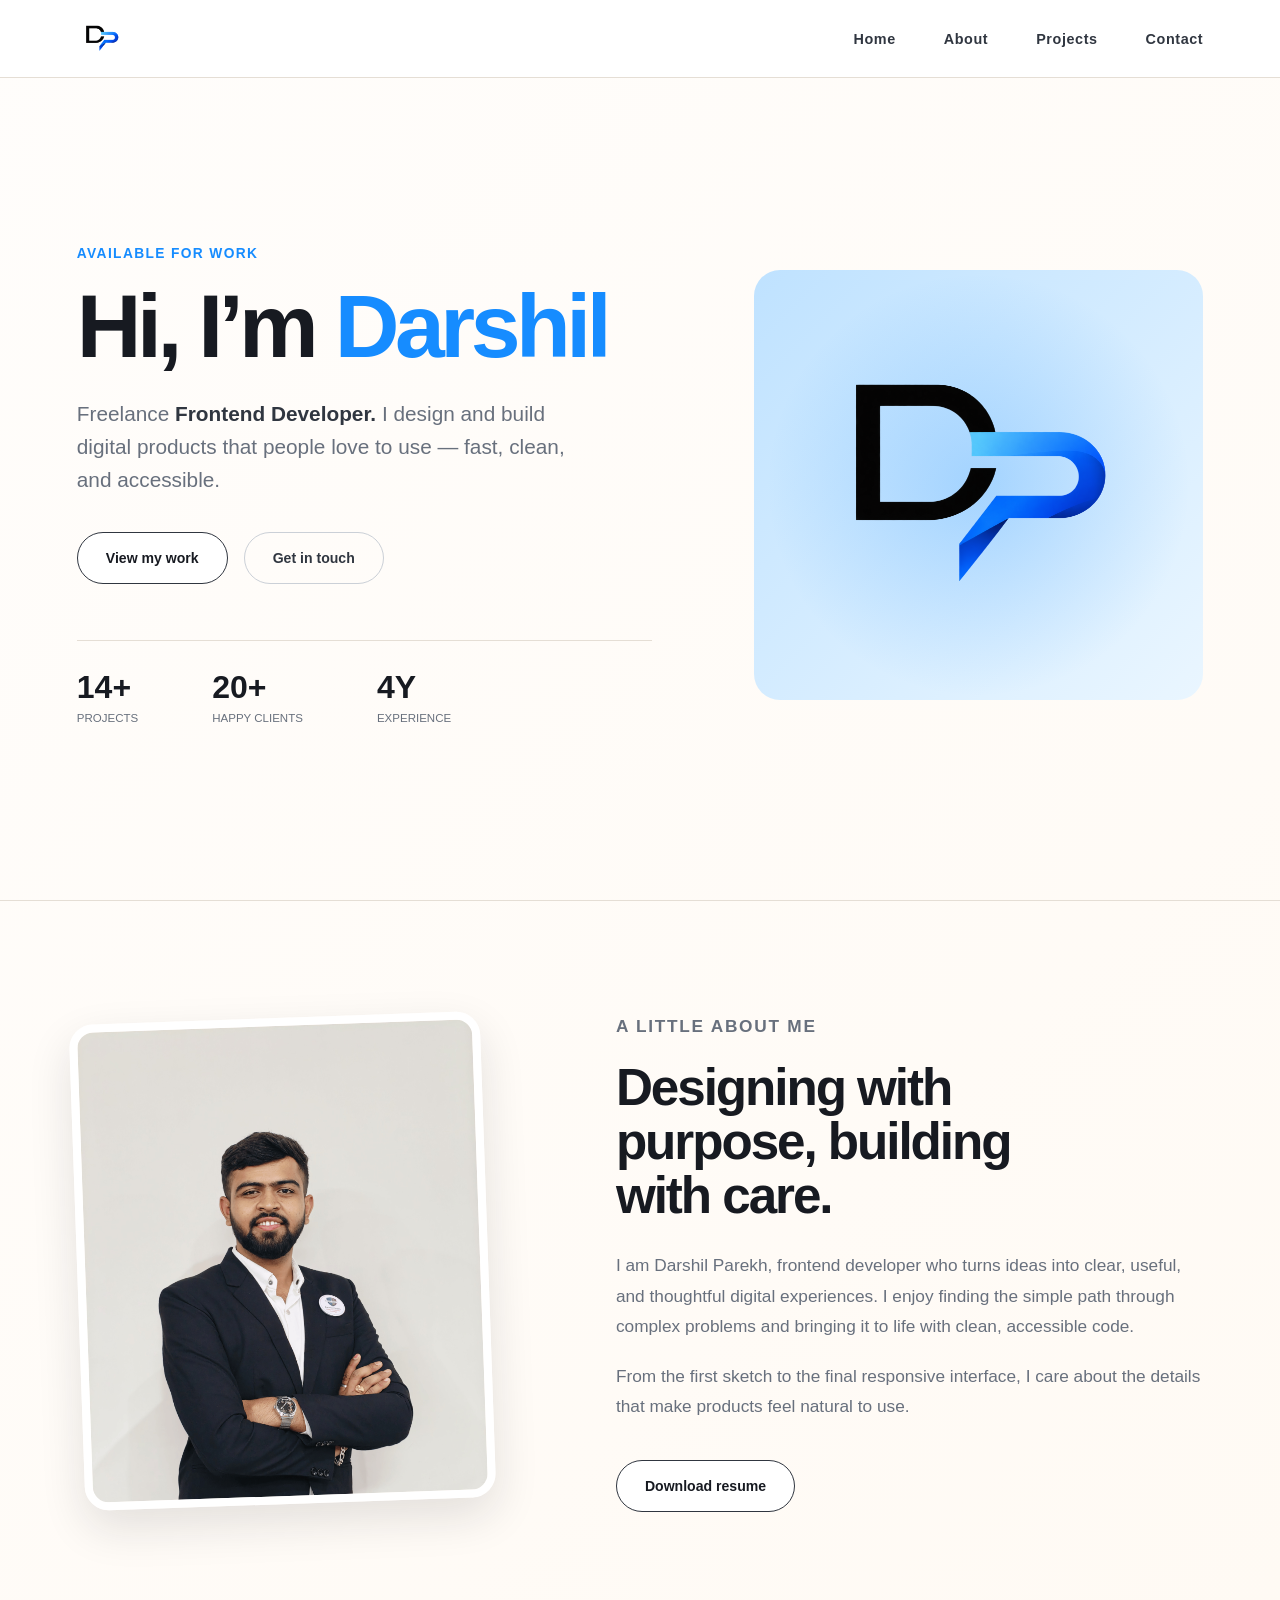
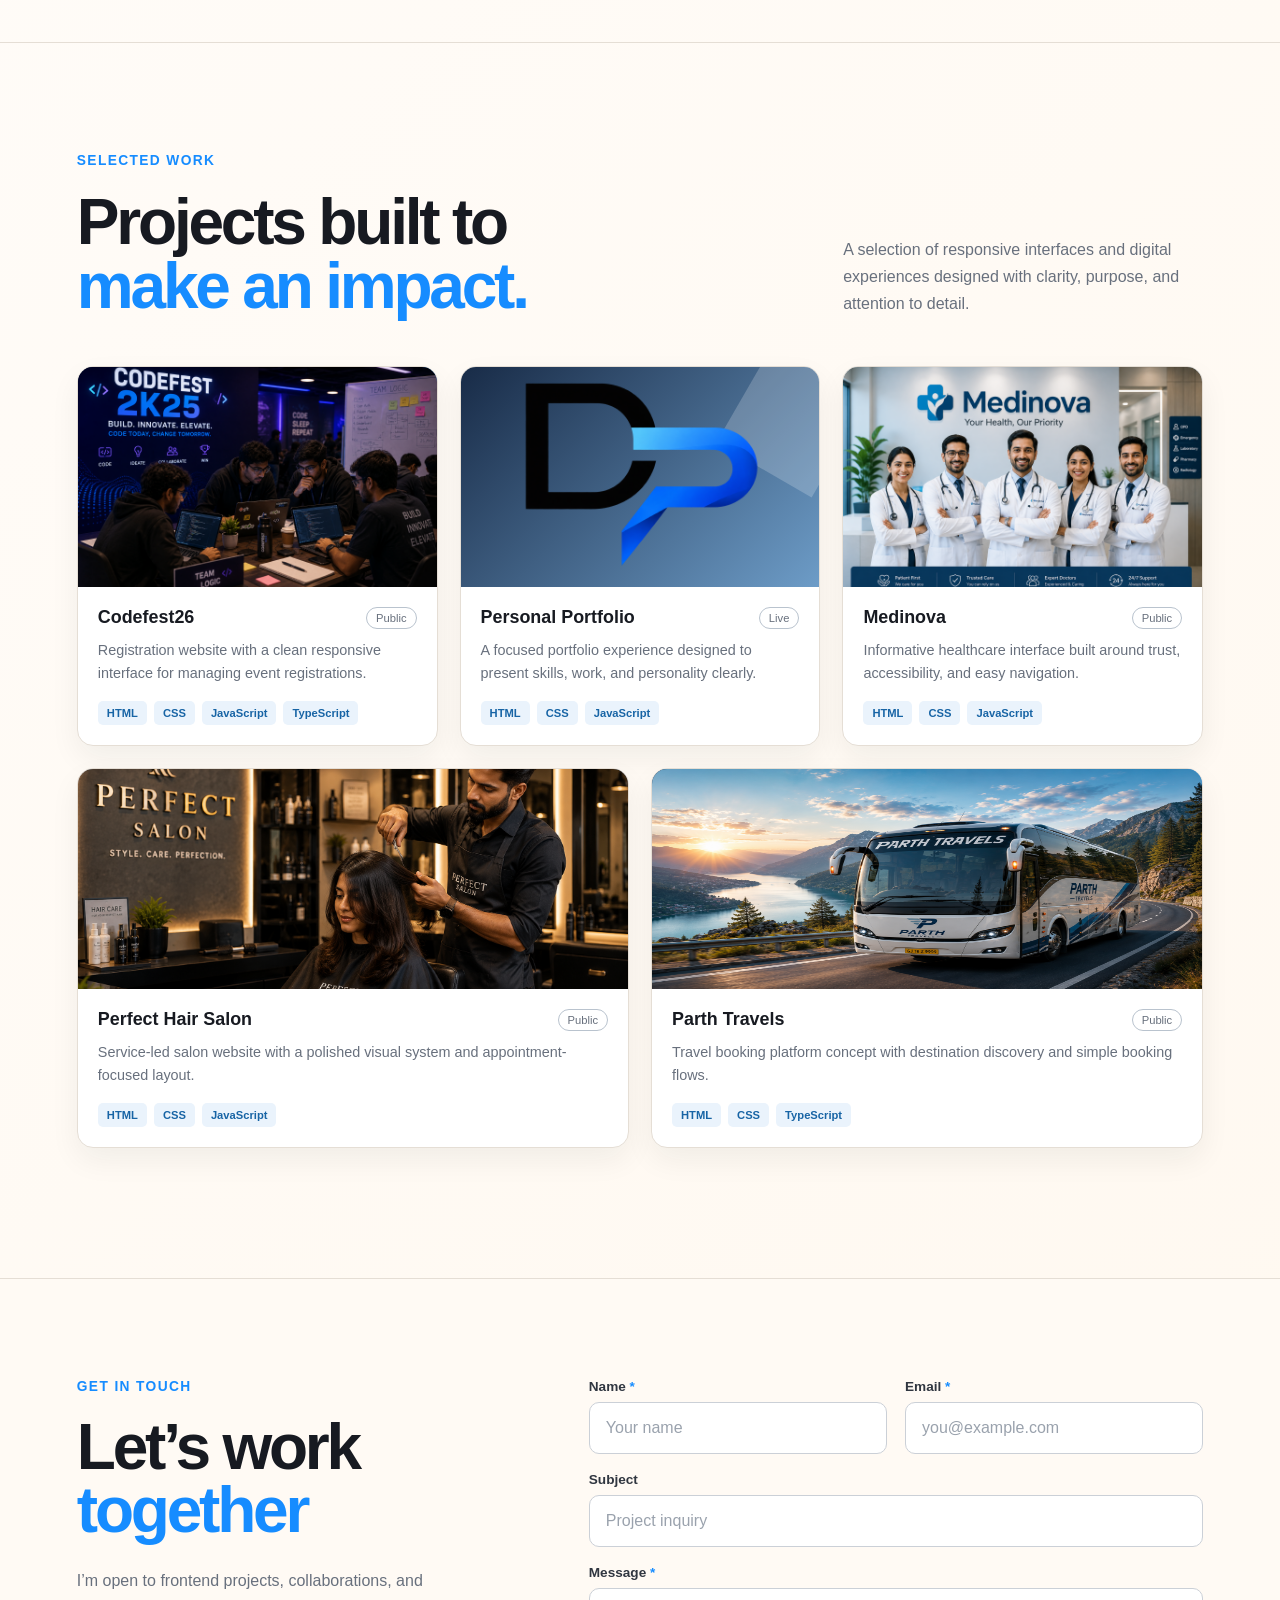
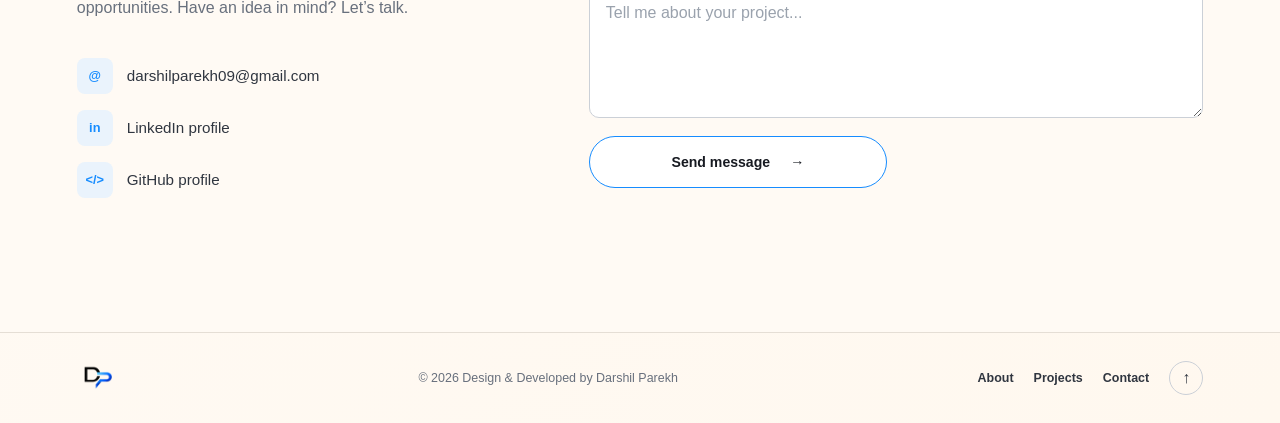
<file: index.html>
<!DOCTYPE html>
<html lang="en">

<head>
    <meta charset="UTF-8">
    <meta name="viewport" content="width=device-width, initial-scale=1.0">
    <link rel="icon" type="image/png" href="images/logo.png">
    <link rel="stylesheet" href="style.css">
    <title>DarshilParekh</title>
</head>

<body>
    <nav class="navbar" aria-label="Main navigation">
        <a class="brand" href="#home" aria-label="Portfolio home">
            <img src="images/logo.png" alt="Portfolio logo">
        </a>
        <ul class="nav-links">
            <li><a href="#home">Home</a></li>
            <li><a href="#about">About</a></li>
            <li><a href="#projects">Projects</a></li>
            <li><a href="#contact">Contact</a></li>
        </ul>
    </nav>
    <main id="home">
        <section class="hero">
            <div class="hero-copy">
                <p class="eyebrow">Available for work</p>
                <h1>Hi, I’m <span>Darshil</span></h1>
                <p class="intro">Freelance <strong> Frontend Developer.</strong> I design and build
                    digital products that people love to use — fast, clean, and accessible.</p>
                <div class="hero-actions">
                    <a class="button button-primary" href="#projects">View my work </a>
                    <a class="button button-secondary" href="#contact">Get in touch</a>
                </div>
                <div class="stats" aria-label="Portfolio statistics">
                    <div><strong>14+</strong><span>Projects</span></div>
                    <div><strong>20+</strong><span>Happy clients</span></div>
                    <div><strong>4Y</strong><span>Experience</span></div>
                </div>
            </div>
            <div class="hero-art">
                <img src="images/logo.png" alt="Darshil Parekh logo">
                <!-- <span class="availability">Open to projects</span> -->
            </div>
        </section>
        <section class="about-section" id="about">
            <div class="about-photo">
                <img src="images/myphoto.png" alt="Darshil Parekh">
            </div>
            <div class="about-content">
                <p class="eyebrow">A little about me</p>
                <h2>Designing with purpose, building with care.</h2>
                <p>I am Darshil Parekh, frontend developer who turns ideas into clear, useful, and thoughtful digital
                    experiences. I enjoy finding the simple path through complex problems and bringing it to life with
                    clean, accessible code.</p>
                <p>From the first sketch to the final responsive interface, I care about the details that make products
                    feel natural to use.</p>
                <a class="button button-primary resume-button"
                    href="static/Darshil Parekh Updated Professional Resume.pdf (1).pdf"
                    download="Darshil-Parekh-Resume.pdf">Download resume </a>
            </div>
        </section>
        <section class="projects-section" id="projects">
            <div class="projects-heading">
                <div>
                    <p class="eyebrow">Selected work</p>
                    <h2>Projects built to<br><span>make an impact.</span></h2>
                </div>
                <p class="projects-summary">A selection of responsive interfaces and digital experiences designed with clarity, purpose, and attention to detail.</p>
            </div>
            <div class="projects-grid">
                <article class="project-card project-card-featured">
                    <div class="project-image image-blue">
                        <img src="images/codefest.png" alt="Codefest website preview">
                    </div>
                    <div class="project-info">
                        <div class="project-title"><h3>Codefest26</h3><span>Public</span></div>
                        <p>Registration website with a clean responsive interface for managing event registrations.</p>
                        <div class="tech-tags"><span>HTML</span><span>CSS</span><span>JavaScript</span><span>TypeScript</span></div>
                    </div>
                </article>
                <article class="project-card">
                    <div class="project-image image-photo"><img src="images/logo.png" alt="Personal portfolio preview"></div>
                    <div class="project-info">
                        <div class="project-title"><h3>Personal Portfolio</h3><span>Live</span></div>
                        <p>A focused portfolio experience designed to present skills, work, and personality clearly.</p>
                        <div class="tech-tags"><span>HTML</span><span>CSS</span><span>JavaScript</span></div>
                    </div>
                </article>
                <article class="project-card">
                    <div class="project-image image-light"><img src="images/medinova.png" alt="Health platform preview"></div>
                    <div class="project-info">
                        <div class="project-title"><h3>Medinova</h3><span>Public</span></div>
                        <p>Informative healthcare interface built around trust, accessibility, and easy navigation.</p>
                        <div class="tech-tags"><span>HTML</span><span>CSS</span><span>JavaScript</span></div>
                    </div>
                </article>
                <article class="project-card">
                    <div class="project-image image-warm"><img src="images/perfect.png" alt="Perfect Hair Salon website preview"></div>
                    <div class="project-info">
                        <div class="project-title"><h3>Perfect Hair Salon</h3><span>Public</span></div>
                        <p>Service-led salon website with a polished visual system and appointment-focused layout.</p>
                        <div class="tech-tags"><span>HTML</span><span>CSS</span><span>JavaScript</span></div>
                    </div>
                </article>
                <article class="project-card">
                    <div class="project-image image-travel"><object class="project-pdf" data="images/parth travels.png"  aria-label="Parth Travels logo preview">Parth Travels logo</object></div>
                    <div class="project-info">
                        <div class="project-title"><h3>Parth Travels</h3><span>Public</span></div>
                        <p>Travel booking platform concept with destination discovery and simple booking flows.</p>
                        <div class="tech-tags"><span>HTML</span><span>CSS</span><span>TypeScript</span></div>
                    </div>
                </article>
            </div>
        </section>
        <section class="contact-section" id="contact">
            <div class="contact-intro">
                <p class="eyebrow">Get in touch</p>
                <h2>Let’s work<br><span>together</span></h2>
                <p>I’m open to frontend projects, collaborations, and opportunities. Have an idea in mind? Let’s talk.</p>
                <div class="contact-details">
                    <a href="mailto:darshilparekh09@gmail.com"><span aria-hidden="true">@</span>darshilparekh09@gmail.com</a>
                    <a href="https://www.linkedin.com/in/darshil-parekh-484733382?utm_source=share_via&utm_content=profile&utm_medium=member_android" target="_blank" rel="noreferrer"><span aria-hidden="true">in</span>LinkedIn profile</a>
                    <a href="https://github.com/Darshil-Parekh" target="_blank" rel="noreferrer"><span aria-hidden="true">&lt;/&gt;</span>GitHub profile</a>
                </div>
            </div>
                <form class="contact-form" id="contact-form">
                <div class="form-row">
                    <label for="name">Name <span>*</span></label>
                    <input id="name" name="name" type="text" placeholder="Your name" required>
                </div>
                <div class="form-row">
                    <label for="email">Email <span>*</span></label>
                    <input id="email" name="email" type="email" placeholder="you@example.com" required>
                </div>
                <div class="form-row form-wide">
                    <label for="subject">Subject</label>
                    <input id="subject" name="subject" type="text" placeholder="Project inquiry">
                </div>
                <div class="form-row form-wide">
                    <label for="message">Message <span>*</span></label>
                    <textarea id="message" name="message" rows="5" placeholder="Tell me about your project..." required></textarea>
                </div>
                <button class="button button-primary submit-button" type="submit">Send message <span aria-hidden="true">→</span></button>
                <p class="form-status" id="form-status" role="status" aria-live="polite"></p>
            </form>
        </section>
    </main>
    <footer class="site-footer">
        <a class="footer-brand" href="#home" aria-label="Back to home">
            <img src="images/logo.png" alt="Darshil Parekh logo">
        </a>
        <p>© 2026 Design & Developed by Darshil Parekh</p>
        <div class="footer-links">
            <a href="#about">About</a>
            <a href="#projects">Projects</a>
            <a href="#contact">Contact</a>
            <a class="back-to-top" href="#home" aria-label="Back to top">↑</a>
        </div>
    </footer>
    <script>
            const contactForm = document.querySelector('#contact-form');
            const formStatus = document.querySelector('#form-status');

            contactForm.addEventListener('submit', function (event) {
                event.preventDefault();

                const savedMessages = JSON.parse(localStorage.getItem('contactMessages') || '[]');
                const formData = new FormData(contactForm);
                const message = Object.fromEntries(formData.entries());

                savedMessages.push({
                    ...message,
                    submittedAt: new Date().toISOString()
                });

                localStorage.setItem('contactMessages', JSON.stringify(savedMessages));
                formStatus.textContent = 'Your message has been saved successfully.';
                contactForm.reset();
        });
    </script>
</body>

</html>
</file>
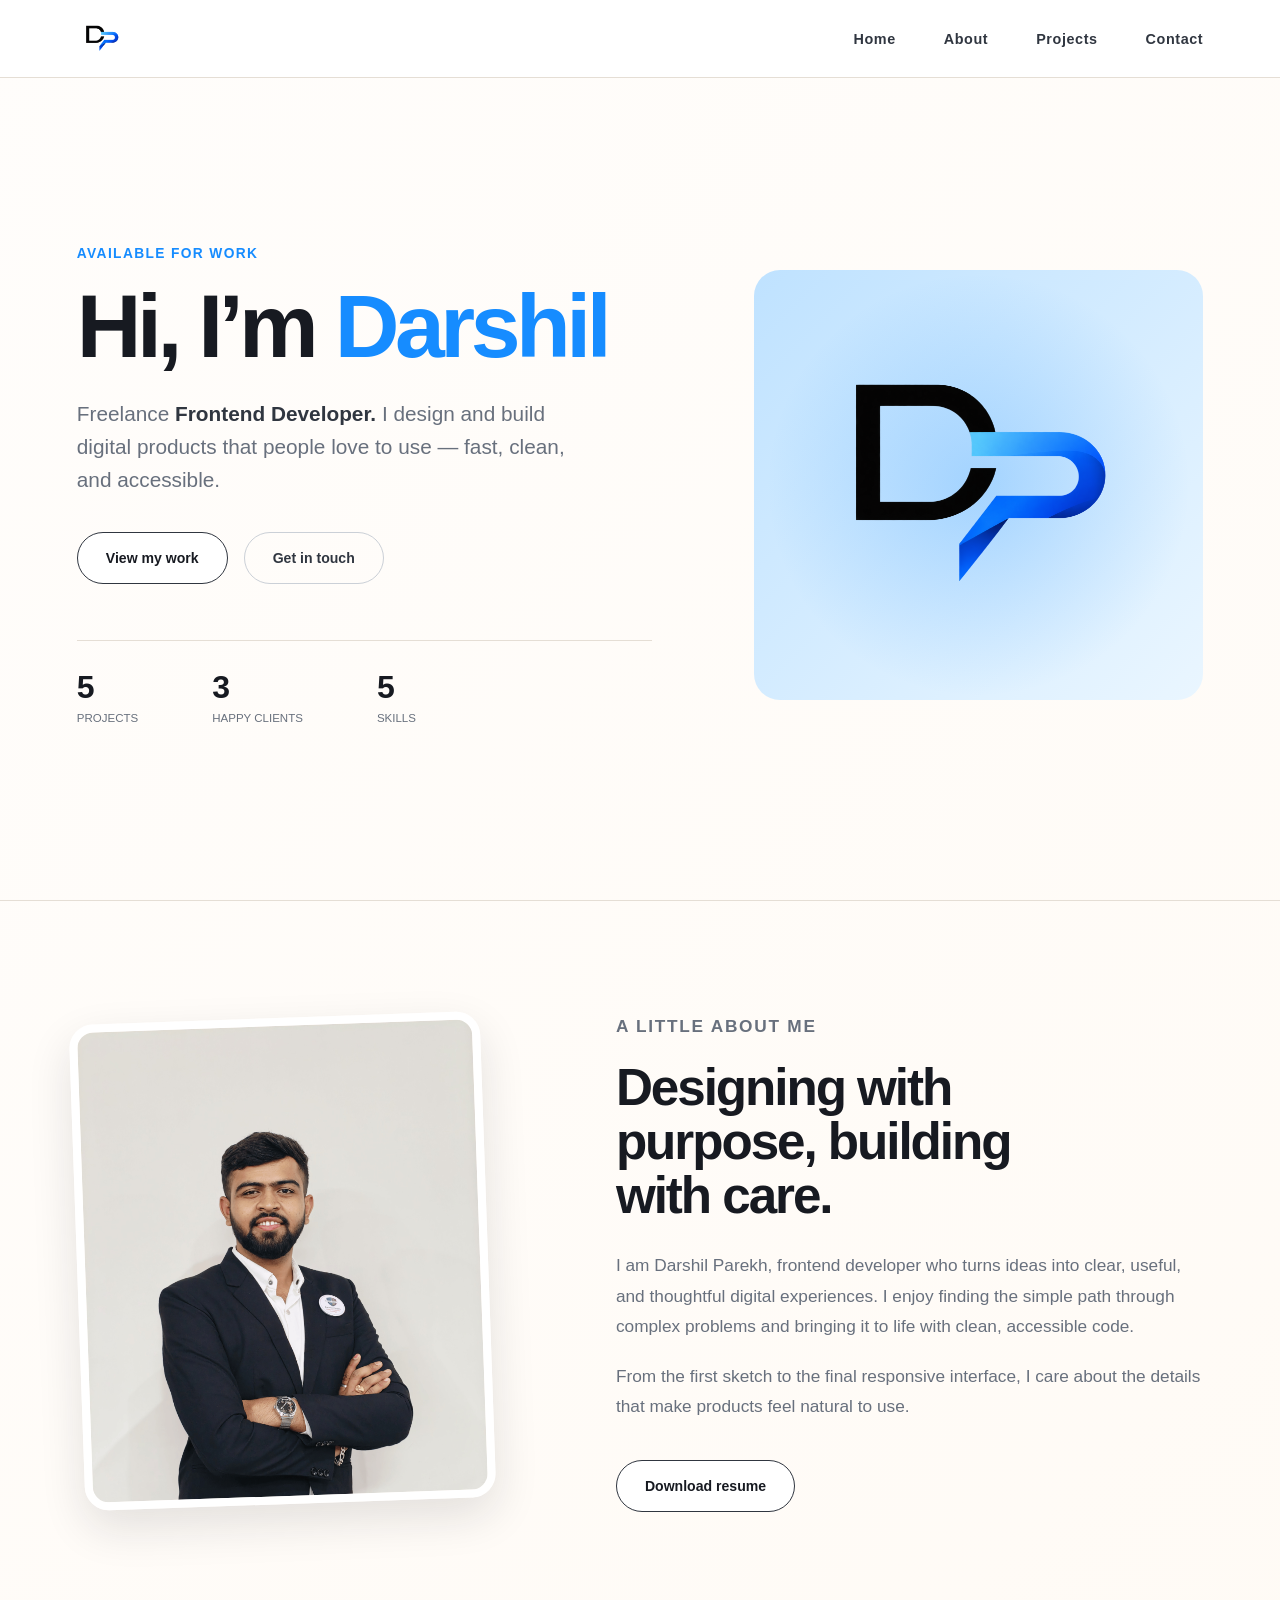
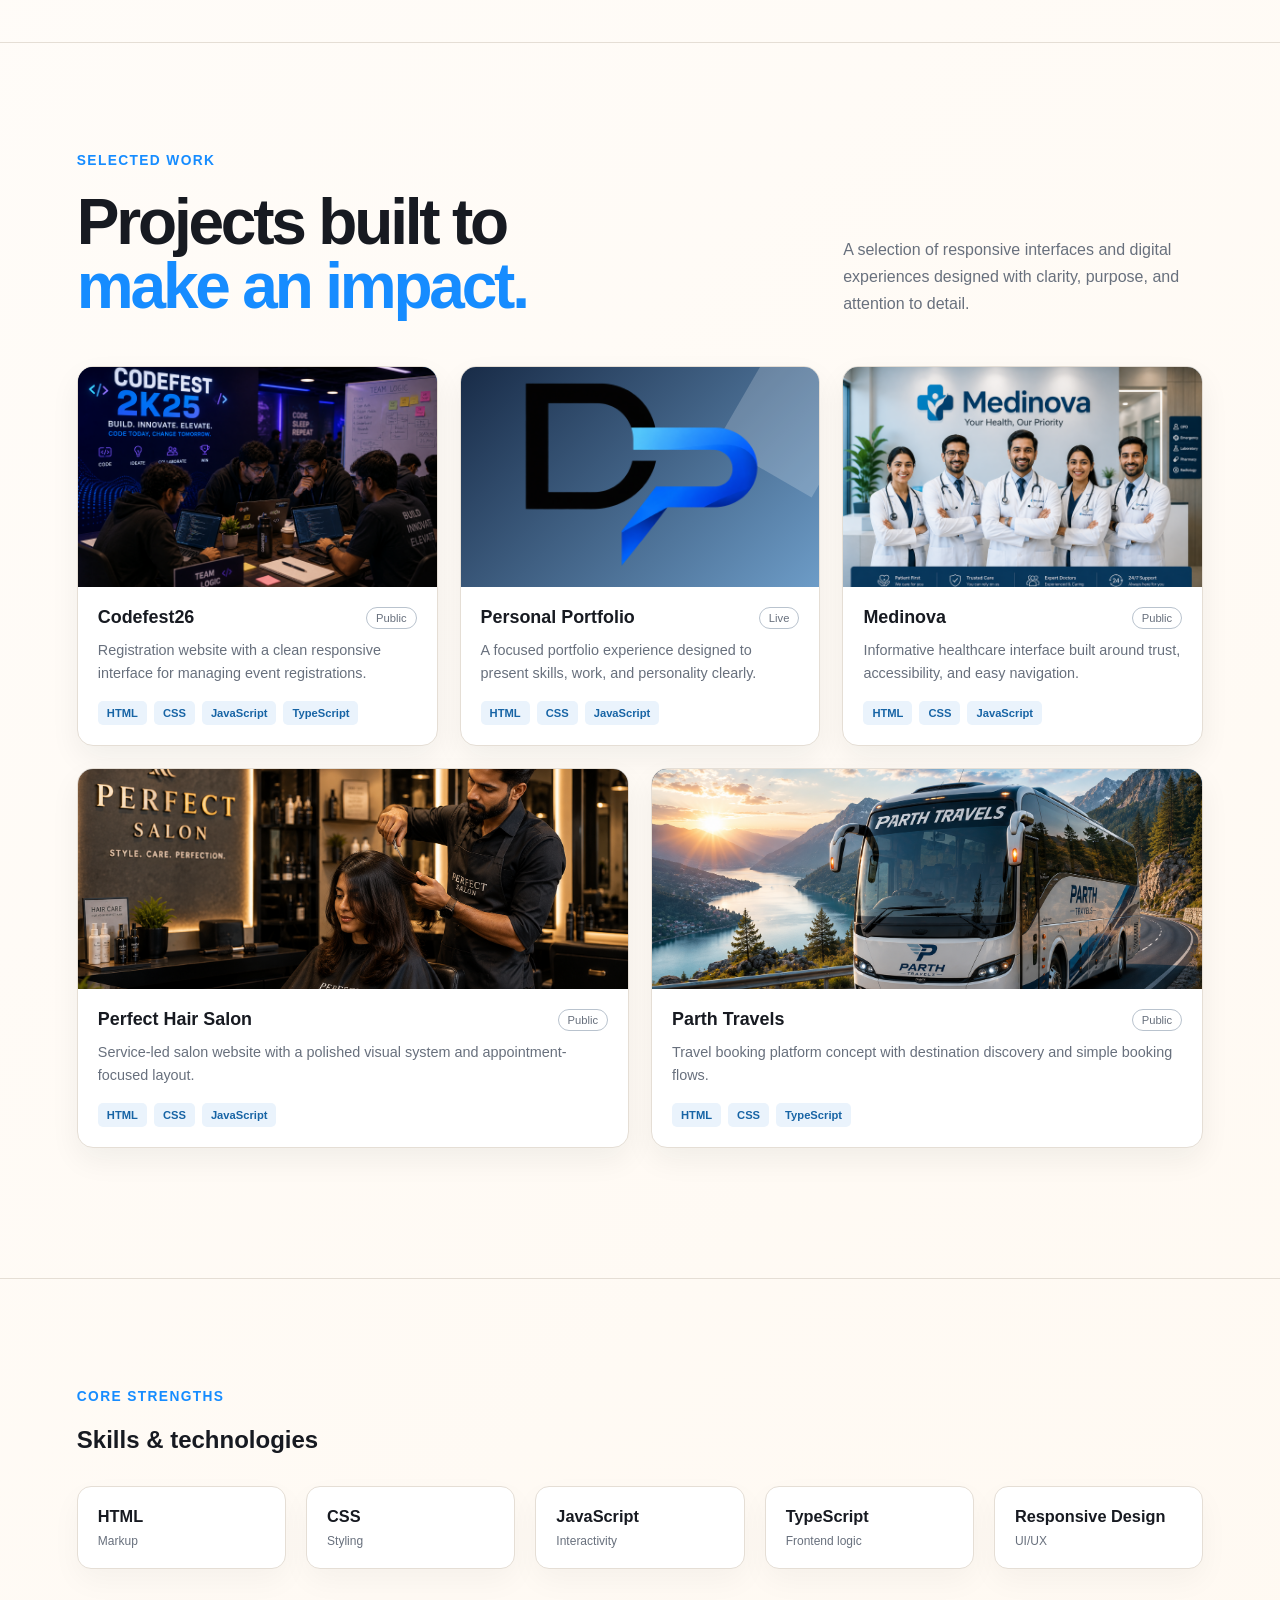
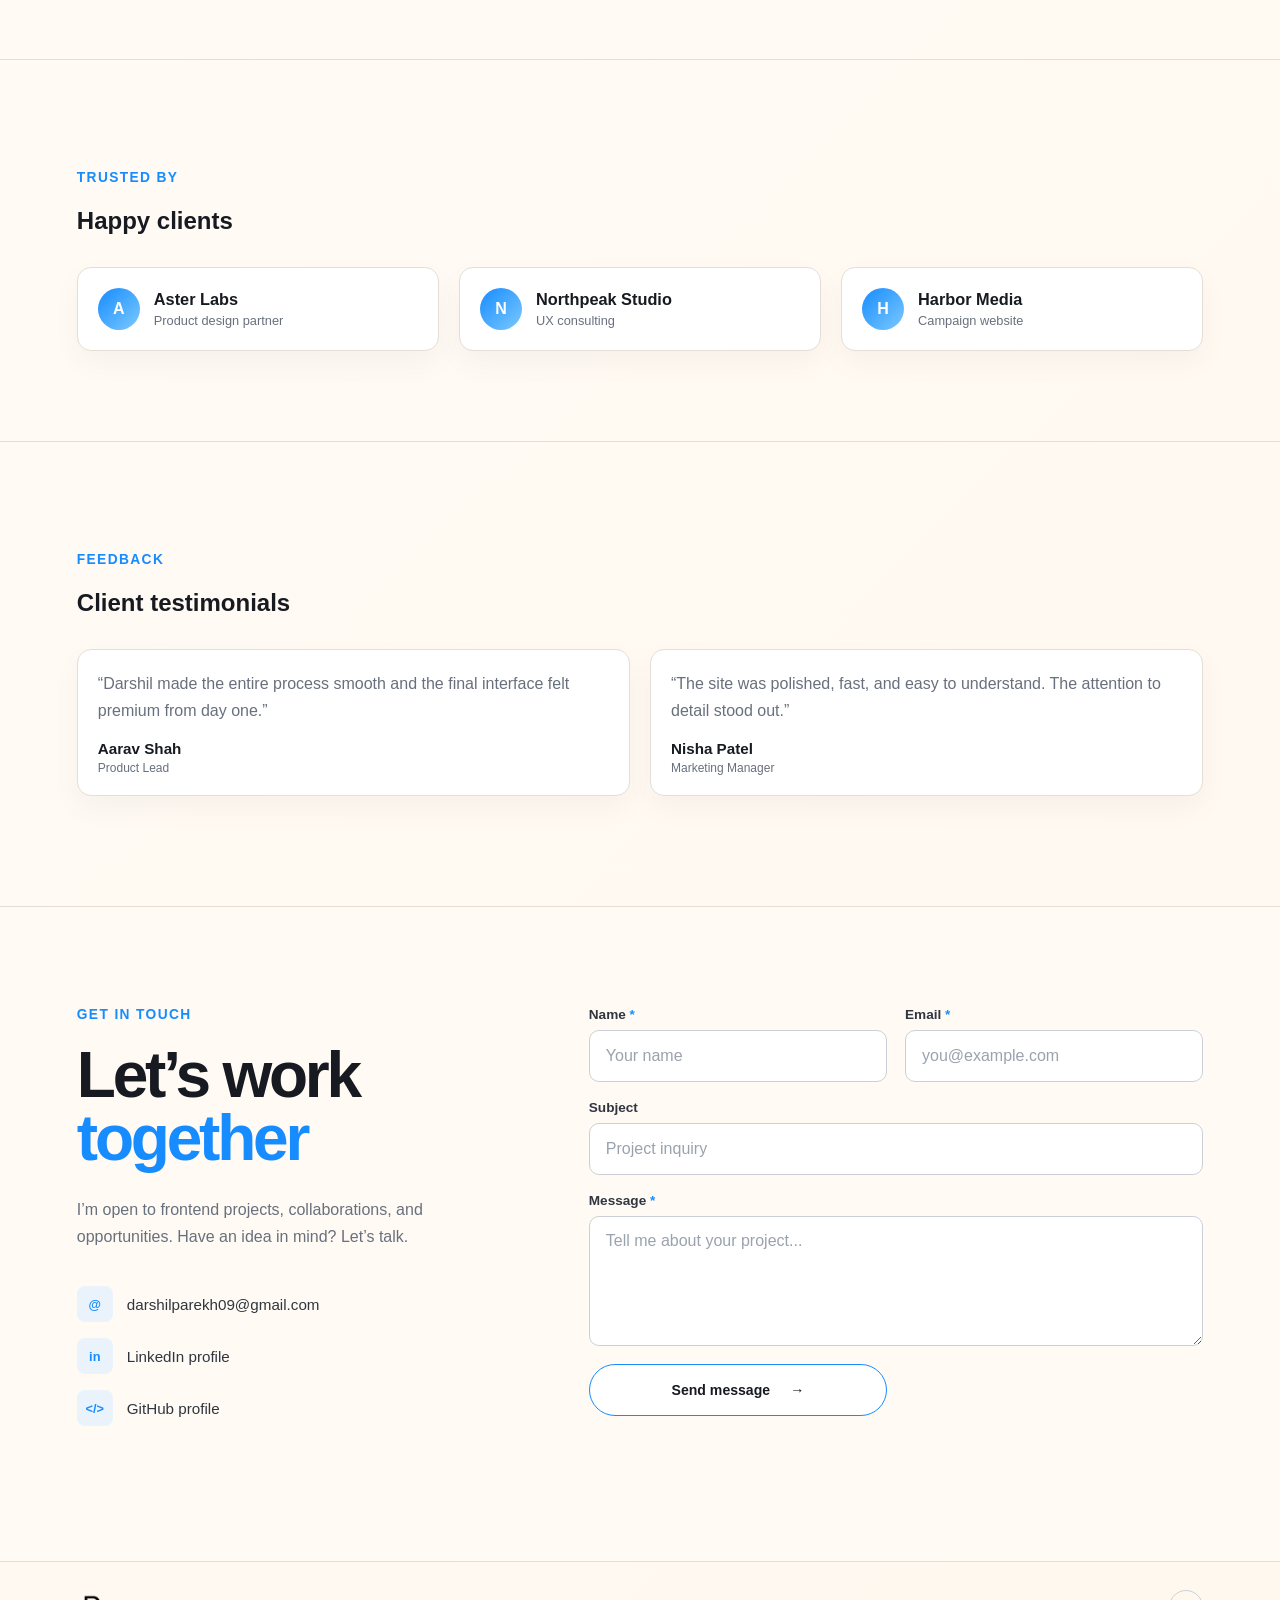
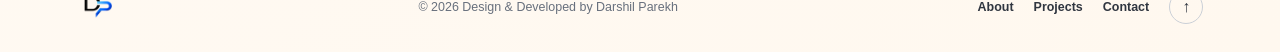
<file: main.html>
<!DOCTYPE html>
<html lang="en">

<head>
    <meta charset="UTF-8">
    <meta name="viewport" content="width=device-width, initial-scale=1.0">
    <link rel="icon" type="image/png" href="images/logo.png">
    <link rel="stylesheet" href="style.css">
    <title>DarshilParekh</title>
</head>

<body>
    <nav class="navbar" aria-label="Main navigation">
        <a class="brand" href="#home" aria-label="Portfolio home">
            <img src="images/logo.png" alt="Portfolio logo">
        </a>
        <ul class="nav-links">
            <li><a href="#home">Home</a></li>
            <li><a href="#about">About</a></li>
            <li><a href="#projects">Projects</a></li>
            <li><a href="#contact">Contact</a></li>
        </ul>
    </nav>
    <main id="home">
        <section class="hero">
            <div class="hero-copy">
                <p class="eyebrow">Available for work</p>
                <h1>Hi, I’m <span>Darshil</span></h1>
                <p class="intro">Freelance <strong> Frontend Developer.</strong> I design and build
                    digital products that people love to use — fast, clean, and accessible.</p>
                <div class="hero-actions">
                    <a class="button button-primary" href="#projects">View my work </a>
                    <a class="button button-secondary" href="#contact">Get in touch</a>
                </div>
                <div class="stats" aria-label="Portfolio statistics">
                    <div><strong data-stat="projects">5</strong><span>Projects</span></div>
                    <div><strong data-stat="clients">3</strong><span>Happy clients</span></div>
                    <div><strong data-stat="skills">5</strong><span>Skills</span></div>
                </div>
            </div>
            <div class="hero-art">
                <img src="images/logo.png" alt="Darshil Parekh logo">
                <!-- <span class="availability">Open to projects</span> -->
            </div>
        </section>
        <section class="about-section" id="about">
            <div class="about-photo">
                <img src="images/myphoto.png" alt="Darshil Parekh">
            </div>
            <div class="about-content">
                <p class="eyebrow">A little about me</p>
                <h2>Designing with purpose, building with care.</h2>
                <p>I am Darshil Parekh, frontend developer who turns ideas into clear, useful, and thoughtful digital
                    experiences. I enjoy finding the simple path through complex problems and bringing it to life with
                    clean, accessible code.</p>
                <p>From the first sketch to the final responsive interface, I care about the details that make products
                    feel natural to use.</p>
                <a class="button button-primary resume-button"
                    href="static/Darshil Parekh Updated Professional Resume.pdf (1).pdf"
                    download="Darshil-Parekh-Resume.pdf">Download resume </a>
            </div>
        </section>
        <section class="projects-section" id="projects">
            <div class="projects-heading">
                <div>
                    <p class="eyebrow">Selected work</p>
                    <h2>Projects built to<br><span>make an impact.</span></h2>
                </div>
                <p class="projects-summary">A selection of responsive interfaces and digital experiences designed with clarity, purpose, and attention to detail.</p>
            </div>
            <div class="projects-grid" id="projects-grid"></div>
        </section>

        <section class="skills-section" id="skills">
            <div class="section-heading general-heading">
                <p class="eyebrow">Core strengths</p>
                <h2>Skills &amp; technologies</h2>
            </div>
            <div class="skills-grid" id="skills-grid"></div>
        </section>

        <section class="clients-section" id="clients">
            <div class="section-heading general-heading">
                <p class="eyebrow">Trusted by</p>
                <h2>Happy clients</h2>
            </div>
            <div class="clients-grid" id="clients-grid"></div>
        </section>

        <section class="testimonials-section" id="testimonials">
            <div class="section-heading general-heading">
                <p class="eyebrow">Feedback</p>
                <h2>Client testimonials</h2>
            </div>
            <div class="testimonials-grid" id="testimonials-grid"></div>
        </section>

        <section class="contact-section" id="contact">
            <div class="contact-intro">
                <p class="eyebrow">Get in touch</p>
                <h2>Let’s work<br><span>together</span></h2>
                <p>I’m open to frontend projects, collaborations, and opportunities. Have an idea in mind? Let’s talk.</p>
                <div class="contact-details">
                    <a href="mailto:darshilparekh09@gmail.com"><span aria-hidden="true">@</span>darshilparekh09@gmail.com</a>
                    <a href="https://www.linkedin.com/in/darshil-parekh-484733382?utm_source=share_via&utm_content=profile&utm_medium=member_android" target="_blank" rel="noreferrer"><span aria-hidden="true">in</span>LinkedIn profile</a>
                    <a href="https://github.com/Darshil-Parekh" target="_blank" rel="noreferrer"><span aria-hidden="true">&lt;/&gt;</span>GitHub profile</a>
                </div>
            </div>
                <form class="contact-form" id="contact-form">
                <div class="form-row">
                    <label for="name">Name <span>*</span></label>
                    <input id="name" name="name" type="text" placeholder="Your name" required>
                </div>
                <div class="form-row">
                    <label for="email">Email <span>*</span></label>
                    <input id="email" name="email" type="email" placeholder="you@example.com" required>
                </div>
                <div class="form-row form-wide">
                    <label for="subject">Subject</label>
                    <input id="subject" name="subject" type="text" placeholder="Project inquiry">
                </div>
                <div class="form-row form-wide">
                    <label for="message">Message <span>*</span></label>
                    <textarea id="message" name="message" rows="5" placeholder="Tell me about your project..." required></textarea>
                </div>
                <button class="button button-primary submit-button" type="submit">Send message <span aria-hidden="true">→</span></button>
                <p class="form-status" id="form-status" role="status" aria-live="polite"></p>
            </form>
        </section>
    </main>
    <footer class="site-footer">    
        <a class="footer-brand" href="#home" aria-label="Back to home">
            <img src="images/logo.png" alt="Darshil Parekh logo">
        </a>
        <p>© 2026 Design & Developed by Darshil Parekh</p>
        <div class="footer-links">
            <a href="#about">About</a>
            <a href="#projects">Projects</a>
            <a href="#contact">Contact</a>
            <a class="back-to-top" href="#home" aria-label="Back to top">↑</a>
        </div>
    </footer>
    <script src="main.js"></script>
</body>

</html>
</file>
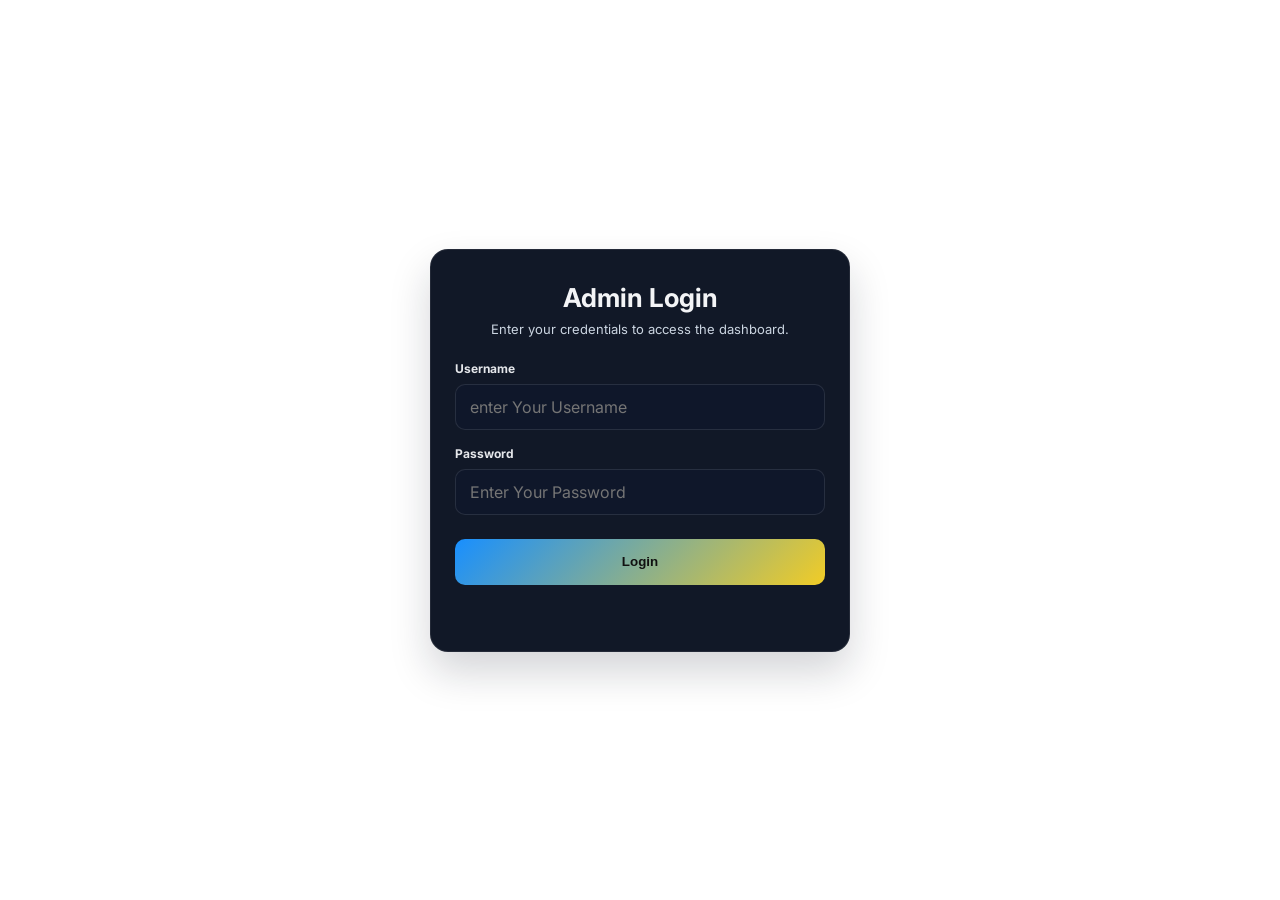
<file: admin/login.html>
<!DOCTYPE html>
<html lang="en">
<head>
  <meta charset="UTF-8" />
  <meta name="viewport" content="width=device-width, initial-scale=1.0" />
  <title>Admin Login</title>
  <link rel="stylesheet" href="admin.css" />
  <link rel="preconnect" href="https://fonts.googleapis.com">
  <link rel="preconnect" href="https://fonts.gstatic.com" crossorigin>
  <link href="https://fonts.googleapis.com/css2?family=Inter:wght@400;500;600;700;800&display=swap" rel="stylesheet">
  <style>
    body {
      min-height: 100vh;
      display: grid;
      place-items: center;
      background: #ffffff;
      font-family: 'Inter', Arial, sans-serif;
      color: #151b27;
      padding: 20px;
    }

    .login-shell {
      width: min(420px, 100%);
      background: #111827;
      border: 1px solid rgba(255,255,255,0.08);
      border-radius: 18px;
      padding: 32px 24px;
      box-shadow: 0 20px 40px rgba(17, 24, 39, 0.18);
    }

    .login-shell h1 {
      font-size: 26px;
      margin-bottom: 8px;
      text-align: center;
      color: #f3f4f6;
    }

    .login-shell p {
      text-align: center;
      color: #cbd5e1;
      margin-bottom: 24px;
      font-size: 13px;
    }

    .login-form {
      display: grid;
      gap: 16px;
    }

    .field {
      display: grid;
      gap: 8px;
    }

    .field label {
      font-size: 12px;
      font-weight: 700;
      color: #e5e7eb;
    }

    .field input {
      background: #0f172a;
      border: 1px solid rgba(255,255,255,0.1);
      border-radius: 10px;
      color: #f3f4f6;
      padding: 12px 14px;
      font: inherit;
    }

    .field input:focus {
      outline: none;
      border-color: rgba(22, 140, 255, 0.65);
      box-shadow: 0 0 0 3px rgba(24, 143, 255, 0.15);
    }

    .login-btn {
      margin-top: 8px;
      border: none;
      border-radius: 10px;
      background: linear-gradient(135deg, #188fff, #f1cc26);
      color: #111;
      font-weight: 800;
      min-height: 46px;
      cursor: pointer;
      transition: transform 0.2s ease;
    }

    .login-btn:hover {
      transform: translateY(-1px);
    }

    @media (max-width: 480px) {
      body {
        padding: 16px;
      }

      .login-shell {
        padding: 24px 18px;
      }

      .login-shell h1 {
        font-size: 22px;
      }

      .field input,
      .login-btn {
        min-height: 44px;
      }
    }

    .login-note {
      margin-top: 18px;
      font-size: 11px;
      text-align: center;
      color: #9aa2ad;
    }

    .login-error {
      min-height: 18px;
      color: #ff8080;
      font-size: 12px;
      text-align: center;
    }
  </style>
</head>
<body>
  <div class="login-shell">
    <h1>Admin Login</h1>
    <p>Enter your credentials to access the dashboard.</p>

    <form class="login-form" id="login-form">
      <div class="field">
        <label for="username">Username</label>
        <input id="username" name="username" type="text" placeholder="enter Your Username" required>
      </div>

      <div class="field">
        <label for="password">Password</label>
        <input id="password" name="password" type="password" placeholder="Enter Your Password" required>
      </div>

      <button type="submit" class="login-btn">Login</button>
      <div class="login-error" id="login-error" aria-live="polite"></div>
    </form>

    <!-- <div class="login-note">Demo credentials: Darshil / admin123</div> -->
  </div>

  <script>
    const loginForm = document.getElementById('login-form');
    const loginError = document.getElementById('login-error');

    const validUser = 'Darshil';
    const validPass = 'admin123';

    if (localStorage.getItem('portfolioAdminLoggedIn') === 'true') {
      window.location.href = 'index.html';
    }

    loginForm.addEventListener('submit', function (event) {
      event.preventDefault();

      const username = document.getElementById('username').value.trim();
      const password = document.getElementById('password').value.trim();

      if (username === validUser && password === validPass) {
        localStorage.setItem('portfolioAdminLoggedIn', 'true');
        window.location.href = 'index.html';
        return;
      }

      loginError.textContent = 'Invalid username or password.';
      loginForm.reset();
    });
  </script>
</body>
</html>
</file>
<file: style.css>
*{
    margin: 0;
    padding: 0;
    box-sizing: border-box;
}

:root {
    --ink: #171a21;
    --muted: #68707d;
    --accent: #168cff;
    --line: #e5ded5;
}

html {
    scroll-behavior: smooth;
}

body {
    background: linear-gradient(135deg, #fffdfb 0%, #fff8ef 100%);
    color: var(--ink);
    font-family: 'Trebuchet MS', Arial, sans-serif;
}

.navbar {
    align-items: center;
    background: rgba(255, 255, 255, 0.94);
    border-bottom: 1px solid var(--line);
    display: flex;
    height: 78px;
    justify-content: space-between;
    padding: 0 clamp(24px, 6vw, 88px);
    position: sticky;
    top: 0;
    z-index: 10;
}

.brand {
    display: inline-flex;
    width: 48px;
}

.brand img {
    display: block;
    height: 42px;
    object-fit: contain;
    object-position: 62% center;
    width: 50px;
}

.nav-links {
    align-items: center;
    display: flex;
    gap: clamp(18px, 4vw, 48px);
    list-style: none;
}

.nav-links a {
    color: #303640;
    font-family: Arial, sans-serif;
    font-size: 0.9rem;
    font-weight: 700;
    letter-spacing: 0.04em;
    text-decoration: none;
    transition: color 180ms ease;
}

.nav-links a:hover,
.nav-links a:focus-visible {
    color: var(--accent);
}

.hero {
    align-items: center;
    display: grid;
    gap: clamp(44px, 8vw, 140px);
    grid-template-columns: minmax(0, 1fr) minmax(320px, 0.78fr);
    margin: 0 auto;
    max-width: 1320px;
    min-height: calc(100vh - 78px);
    padding: 72px clamp(24px, 6vw, 88px) 80px;
}

.hero-copy {
    max-width: 590px;
}

.eyebrow {
    color: var(--accent);
    font-size: 0.86rem;
    font-weight: 700;
    letter-spacing: 0.1em;
    margin-bottom: 22px;
    text-transform: uppercase;
}

h1 {
    font-size: clamp(3.6rem, 7vw, 5.8rem);
    letter-spacing: -0.05em;
    line-height: 0.98;
    margin-bottom: 26px;
}

h1 span {
    color: var(--accent);
}

.intro {
    color: var(--muted);
    font-size: clamp(1.05rem, 1.8vw, 1.3rem);
    line-height: 1.6;
    max-width: 500px;
}

.intro strong {
    color: #303640;
}

.hero-actions {
    display: flex;
    flex-wrap: wrap;
    border-color: solid black 1px;
    gap: 16px;
    margin-top: 36px;
}

.button {
    align-items: center;
    border: 1px solid #303640;
    border-radius: 999px;
    display: inline-flex;
    font-size: 0.88rem;
    font-weight: 700;
    gap: 20px;
    justify-content: center;
    min-height: 52px;
    padding: 0 28px;
    text-decoration: none;
    transition: transform 180ms ease, background 180ms ease, border-color 180ms ease, color 180ms ease;
}

.button:hover,
.button:focus-visible {
    transform: translateY(-2px);
}

.button-primary {
    background: #ffffff;
    color: var(--ink);
}

.button-primary:hover,
.button-primary:focus-visible {
    background: var(--accent);
    color: white;
}

.button-secondary {
    border-color: #cbd0d7;
    color: #303640;
}

.button-secondary:hover,
.button-secondary:focus-visible {
    border-color: var(--accent);
    color: var(--accent);
}

.stats {
    border-top: 1px solid var(--line);
    display: flex;
    gap: clamp(34px, 7vw, 74px);
    margin-top: 56px;
    padding-top: 28px;
}

.stats div {
    display: grid;
    gap: 6px;
}

.stats strong {
    font-size: 2rem;
}

.stats span {
    color: var(--muted);
    font-size: 0.72rem;
    text-transform: uppercase;
}

.hero-art {
    align-items: center;
    background: linear-gradient(135deg, #bfe2ff 0%, #eaf6ff 100%);
    border-radius: 26px;
    display: flex;
    justify-content: center;
    min-height: 430px;
    overflow: visible;
    position: relative;
}

.hero-art::after {
    background: radial-gradient(circle, rgba(22, 140, 255, 0.26), transparent 68%);
    content: '';
    inset: 0;
    position: absolute;
    z-index: 0;
}

.hero-art img {
    border-radius: 12px;
    height: 72%;
    max-width: 86%;
    object-fit: contain;
    position: relative;
    width: 86%;
    z-index: 1;
}

.availability {
    background: var(--accent);
    border-radius: 16px;
    bottom: -16px;
    color: white;
    font-size: 0.78rem;
    font-weight: 700;
    left: -16px;
    padding: 13px 18px;
    position: absolute;
    z-index: 2;
}

.about-section {
    border-top: 1px solid var(--line);
    display: grid;
    gap: clamp(40px, 10vw, 150px);
    grid-template-columns: minmax(220px, 0.7fr) minmax(0, 1fr);
    margin: 0 auto;
    max-width: 1320px;
    padding: 110px clamp(24px, 6vw, 88px) 130px;
}

.about-photo {
    align-self: center;
    border: 8px solid #ffffff;
    border-radius: 24px;
    box-shadow: 0 18px 45px rgba(23, 26, 33, 0.12);
    overflow: hidden;
    transform: rotate(-2deg);
}

.about-photo img {
    display: block;
    height: 470px;
    object-fit: cover;
    object-position: center top;
    width: 100%;
}

.about-content h2 {
    font-size: clamp(2.3rem, 4vw, 4rem);
    letter-spacing: -0.04em;
    line-height: 1.05;
    max-width: 430px;
    margin-bottom: 28px;
}

.about-content {
    align-self: end;
    max-width: 590px;
}

.about-content p {
    color: var(--muted);
    font-size: 1.08rem;
    line-height: 1.75;
    margin-bottom: 20px;
}

.resume-button {
    margin-top: 18px;
}

.projects-section {
    border-top: 1px solid var(--line);
    margin: 0 auto;
    max-width: 1320px;
    padding: 110px clamp(24px, 6vw, 88px) 130px;
}

.projects-heading {
    align-items: end;
    display: flex;
    gap: 40px;
    justify-content: space-between;
    margin-bottom: 48px;
}

.projects-heading h2 {
    font-size: clamp(2.5rem, 5vw, 4.4rem);
    letter-spacing: -0.05em;
    line-height: 1;
}

.projects-heading h2 span {
    color: var(--accent);
}

.projects-summary {
    color: var(--muted);
    line-height: 1.7;
    max-width: 360px;
}

.projects-grid {
    display: grid;
    gap: 22px;
    grid-template-columns: repeat(6, 1fr);
}

.project-card {
    background: #ffffff;
    border: 1px solid var(--line);
    border-radius: 16px;
    box-shadow: 0 12px 30px rgba(23, 26, 33, 0.06);
    grid-column: span 2;
    overflow: hidden;
    transition: box-shadow 180ms ease, transform 180ms ease;
}

.project-card:hover {
    box-shadow: 0 18px 36px rgba(22, 140, 255, 0.15);
    transform: translateY(-5px);
}

.project-card:nth-child(4),
.project-card:nth-child(5) {
    grid-column: span 3;
}

.project-image {
    align-items: center;
    display: flex;
    height: 220px;
    justify-content: center;
    overflow: hidden;
    position: relative;
}

.project-image::before {
    background: rgba(255, 255, 255, 0.2);
    content: '';
    height: 180px;
    position: absolute;
    right: -45px;
    top: -65px;
    transform: rotate(30deg);
    width: 110px;
}

.project-image img {
    border-radius: 0;
    height: 100%;
    object-fit: cover;
    position: absolute;
    inset: 0;
    width: 100%;
    z-index: 1;
}

.project-image-label {
    position: relative;
    z-index: 1;
    font-size: 1.1rem;
    font-weight: 700;
    letter-spacing: 0.05em;
    text-transform: uppercase;
    color: rgba(255,255,255,0.95);
}

.project-pdf {
    background: #ffffff;
    border: 0;
    height: 100%;
    overflow: hidden;
    pointer-events: none;
    position: relative;
    width: 100%;
    z-index: 1;
}

.image-blue,
.image-travel {
    background: linear-gradient(135deg, #071f3d, #168cff);
}

.image-photo {
    background: linear-gradient(135deg, #182b47, #6d9cc7);
}

.image-light {
    background: linear-gradient(135deg, #edf6ff, #a8d3f7);
}

.image-warm {
    background: linear-gradient(135deg, #dcecff, #729ac5);
}

.project-info {
    padding: 20px;
}

.project-title {
    align-items: center;
    display: flex;
    gap: 12px;
    justify-content: space-between;
}

.project-title h3 {
    font-size: 1.12rem;
}

.project-title > span {
    border: 1px solid #b9c3ce;
    border-radius: 999px;
    color: var(--muted);
    font-size: 0.7rem;
    padding: 4px 9px;
}

.project-info p {
    color: var(--muted);
    font-size: 0.9rem;
    line-height: 1.6;
    margin: 10px 0 16px;
}

.skills-section,
.clients-section,
.testimonials-section {
    border-top: 1px solid var(--line);
    margin: 0 auto;
    max-width: 1320px;
    padding: 110px clamp(24px, 6vw, 88px) 0;
}

.general-heading {
    margin-bottom: 32px;
}

.skills-grid,
.clients-grid,
.testimonials-grid {
    display: grid;
    gap: 20px;
}

.skills-grid {
    grid-template-columns: repeat(auto-fit, minmax(180px, 1fr));
    padding-bottom: 90px;
}

.skill-item,
.client-card,
.testimonial-card {
    background: #ffffff;
    border: 1px solid var(--line);
    border-radius: 14px;
    box-shadow: 0 12px 30px rgba(23, 26, 33, 0.04);
    padding: 20px;
}

.skill-item {
    display: grid;
    gap: 8px;
}

.skill-item span,
.client-card h3 {
    font-size: 1.02rem;
    font-weight: 700;
}

.skill-item small {
    color: var(--muted);
    font-size: 0.75rem;
}

.clients-grid {
    grid-template-columns: repeat(auto-fit, minmax(220px, 1fr));
    padding-bottom: 90px;
}

.client-card {
    display: flex;
    gap: 14px;
    align-items: center;
}

.client-avatar {
    width: 42px;
    height: 42px;
    border-radius: 50%;
    background: linear-gradient(135deg, #168cff, #7cc9ff);
    color: #fff;
    font-weight: 700;
    display: grid;
    place-items: center;
}

.client-card p {
    color: var(--muted);
    font-size: 0.8rem;
    margin-top: 4px;
}

.testimonials-grid {
    grid-template-columns: repeat(auto-fit, minmax(250px, 1fr));
    padding-bottom: 110px;
}

.testimonial-card {
    display: grid;
    gap: 16px;
}

.testimonial-card p {
    font-size: 1rem;
    line-height: 1.7;
    color: var(--muted);
}

.testimonial-meta {
    display: grid;
    gap: 4px;
}

.testimonial-meta strong {
    font-size: 0.95rem;
}

.testimonial-meta span {
    color: var(--muted);
    font-size: 0.75rem;
}

.tech-tags {
    display: flex;
    flex-wrap: wrap;
    gap: 7px;
}

.tech-tags span {
    background: #eaf3fc;
    border-radius: 5px;
    color: #1764a5;
    font-size: 0.7rem;
    font-weight: 700;
    padding: 6px 9px;
}

.contact-section {
    background: #fffaf4;
    border-top: 1px solid var(--line);
    display: grid;
    gap: clamp(48px, 8vw, 120px);
    grid-template-columns: minmax(260px, 0.8fr) minmax(0, 1.2fr);
    margin: 0 auto;
    max-width: 1320px;
    padding: 100px clamp(24px, 6vw, 88px) 110px;
}

.contact-intro h2 {
    font-size: clamp(3rem, 5vw, 5rem);
    letter-spacing: -0.05em;
    line-height: 0.98;
    margin-bottom: 26px;
}

.contact-intro h2 span {
    color: var(--accent);
}

.contact-intro > p:not(.eyebrow) {
    color: var(--muted);
    line-height: 1.7;
    max-width: 430px;
}

.contact-details {
    display: grid;
    gap: 16px;
    margin-top: 36px;
}

.contact-details a {
    align-items: center;
    color: #303640;
    display: flex;
    font-size: 0.95rem;
    gap: 14px;
    text-decoration: none;
}

.contact-details a:hover,
.contact-details a:focus-visible {
    color: var(--accent);
}

.contact-details a span {
    align-items: center;
    background: #eaf3fc;
    border-radius: 8px;
    color: var(--accent);
    display: inline-flex;
    font-size: 0.8rem;
    font-weight: 700;
    height: 36px;
    justify-content: center;
    width: 36px;
}

.contact-form {
    align-content: start;
    display: grid;
    gap: 18px;
    grid-template-columns: 1fr 1fr;
}

.form-row {
    display: grid;
    gap: 8px;
}

.form-wide {
    grid-column: 1 / -1;
}

.form-row label {
    color: #303640;
    font-size: 0.85rem;
    font-weight: 700;
}

.form-row label span {
    color: var(--accent);
}

.form-row input,
.form-row textarea {
    background: #ffffff;
    border: 1px solid #cbd0d7;
    border-radius: 10px;
    color: var(--ink);
    font: inherit;
    outline: none;
    padding: 15px 16px;
    width: 100%;
}

.form-row input {
    min-height: 52px;
}

.form-row textarea {
    min-height: 130px;
    resize: vertical;
}

.form-row input:focus,
.form-row textarea:focus {
    border-color: var(--accent);
    box-shadow: 0 0 0 3px rgba(22, 140, 255, 0.12);
}

.form-row input::placeholder,
.form-row textarea::placeholder {
    color: #9aa2ad;
}

.submit-button {
    border: 1px solid var(--accent);
    cursor: pointer;
    width: 100%;
}

.form-status {
    color: var(--accent);
    font-size: 0.85rem;
    font-weight: 700;
    grid-column: 1 / -1;
    min-height: 1.2em;
}

.site-footer {
    align-items: center;
    border-top: 1px solid var(--line);
    display: flex;
    gap: 24px;
    justify-content: space-between;
    margin: 0 auto;
    max-width: 1320px;
    padding: 28px clamp(24px, 6vw, 88px);
}

.footer-brand img {
    display: block;
    height: 34px;
    object-fit: contain;
    width: 42px;
}

.site-footer p {
    color: var(--muted);
    font-size: 0.78rem;
}

.footer-links {
    align-items: center;
    display: flex;
    gap: 20px;
}

.footer-links a {
    color: #303640;
    font-size: 0.78rem;
    font-weight: 700;
    text-decoration: none;
}

.footer-links a:hover,
.footer-links a:focus-visible {
    color: var(--accent);
}

.footer-links .back-to-top {
    align-items: center;
    border: 1px solid #cbd0d7;
    border-radius: 50%;
    display: inline-flex;
    font-size: 1rem;
    height: 34px;
    justify-content: center;
    width: 34px;
}

@media (max-width: 760px) {
    .navbar {
        height: auto;
        min-height: 72px;
        padding: 14px 24px;
    }

    .nav-links {
        flex-wrap: wrap;
        gap: 10px 18px;
        justify-content: flex-end;
    }

    .hero {
        grid-template-columns: 1fr;
        min-height: auto;
        padding-bottom: 70px;
        padding-top: 64px;
    }

    .hero-art {
        min-height: 300px;
    }

    .about-section {
        grid-template-columns: 1fr;
        padding-bottom: 90px;
        padding-top: 80px;
    }

    .about-photo {
        max-width: 430px;
        transform: rotate(-1deg);
    }

    .about-photo img {
        height: min(115vw, 480px);
    }

    .projects-heading {
        align-items: start;
        flex-direction: column;
    }

    .projects-grid {
        grid-template-columns: 1fr;
    }
    .project-image img {
    height: 180px;
    width: 78%;
    object-fit: contain;
}

    .project-card,
    .project-card:nth-child(4),
    .project-card:nth-child(5) {
        grid-column: auto;
    }

    .contact-section {
        grid-template-columns: 1fr;
        padding-bottom: 80px;
        padding-top: 80px;
    }

    .site-footer {
        align-items: flex-start;
        flex-wrap: wrap;
    }

    .site-footer p {
        order: 3;
        width: 100%;
    }
}

@media (max-width: 430px) {
    h1 {
        font-size: 3.4rem;
    }

    .stats {
        gap: 24px;
    }

    .stats strong {
        font-size: 1.6rem;
    }

    .contact-form {
        grid-template-columns: 1fr;
    }

    .form-wide {
        grid-column: auto;
    }
}
</file>
<file: admin/admin.css>
* {
  margin: 0;
  padding: 0;
  box-sizing: border-box;
}

:root {
  --bg: #fffaf4;
  --sidebar: #f8f4ee;
  --sidebar-border: #ece1d6;
  --card: #ffffff;
  --card-hover: #f9fbff;
  --border: #e8e2d9;
  --text: #151b27;
  --muted: #69757f;
  --yellow: #f1cc26;
  --blue: #168cff;
  --blue-deep: #0d74e7;
  --nav-text: #2f3845;
  --shadow: 0 12px 30px rgba(22, 34, 52, 0.07);
}

body {
  min-height: 100vh;
  background: linear-gradient(135deg, #fffdfb 0%, #fff8ef 100%);
  color: var(--text);
  font-family: "Inter", Arial, sans-serif;
  overflow-x: hidden;
}

/* SIDEBAR */
.sidebar {
  position: fixed;
  inset: 0 auto 0 0;
  width: 232px;
  background: rgba(255,255,255,0.98);
  border-right: 1px solid var(--sidebar-border);
  padding: 20px 14px 16px;
  display: flex;
  flex-direction: column;
  z-index: 10;
  box-shadow: 2px 0 12px rgba(23, 26, 33, 0.03);
}

.brand {
  height: 42px;
  display: flex;
  align-items: center;
  gap: 10px;
  padding-left: 2px;
  color: #171a21;
  font-size: 18px;
  font-weight: 800;
  text-decoration: underline;
}

.brand-icon {
  font-size: 22px;
  text-decoration: none;
}

.sidebar-nav {
  flex: 1;
  overflow-y: auto;
  margin-top: 18px;
}

.nav-section {
  margin-bottom: 20px;
}

.section-title {
  color: var(--blue);
  font-size: 11px;
  font-weight: 700;
  letter-spacing: .7px;
  padding: 0 0 10px;
  border-bottom: 1px solid rgba(22, 140, 255, 0.15);
}

.nav-item {
  height: 42px;
  display: flex;
  align-items: center;
  gap: 12px;
  padding: 0 12px;
  color: var(--nav-text);
  text-decoration: none;
  font-size: 14px;
  border-radius: 8px;
  margin: 6px 0;
  transition: .2s ease;
}

.nav-item i {
  width: 16px;
  text-align: center;
  font-size: 15px;
}

.nav-item:hover {
  color: var(--blue-deep);
  background: rgba(22, 140, 255, 0.08);
}

.nav-item.active {
  color: #fff;
  background: linear-gradient(135deg, #168cff, #5aa9ff);
  box-shadow: 0 10px 22px rgba(22, 140, 255, 0.18);
}

.logout {
  height: 42px;
  background: transparent;
  color: #d95361;
  border: 1px solid rgba(217,83,97,.22);
  border-radius: 8px;
  font-size: 14px;
  cursor: pointer;
}

.logout i {
  margin-right: 8px;
}

/* MAIN */
.main {
  margin-left: 220px;
  width: calc(100% - 220px);
  min-height: 100vh;
  padding: 81px 24px 40px;
  max-width: none;
  display: flex;
  flex-direction: column;
  align-items: center;
}

/* WELCOME */
.top-card {
  min-height: 130px;
  width: min(100%, 1130px);
  margin: 0 auto;
  background: linear-gradient(135deg, #ffffff 0%, #fffdf9 100%);
  border: 1px solid var(--border);
  border-radius: 18px;
  padding: 28px 30px;
  display: flex;
  align-items: center;
  justify-content: space-between;
  box-shadow: var(--shadow);
}

.top-card h1 {
  font-size: 34px;
  line-height: 1.1;
  font-weight: 800;
  letter-spacing: -.7px;
}

.top-card h1 span {
  color: var(--blue);
}

.top-card p {
  color: var(--muted);
  font-size: 14px;
  margin-top: 10px;
}

.header-right {
  display: flex;
  align-items: center;
  gap: 19px;
}

.clock {
  text-align: right;
}

.clock strong {
  display: block;
  color: #ffd21f;
  font-size: 30px;
  letter-spacing: .3px;
}

.clock span {
  display: block;
  margin-top: 5px;
  color: #aaa9ae;
  font-size: 12px;
}

.profile {
  width: 160px;
  height: 62px;
  border-radius: 10px;
  background: #f4f8ff;
  border: 1px solid rgba(22, 140, 255, 0.12);
  display: flex;
  align-items: center;
  gap: 12px;
  padding: 10px 14px;
}

.profile-avatar {
  width: 36px;
  height: 36px;
  border-radius: 50%;
  display: grid;
  place-items: center;
  background: linear-gradient(135deg, #77e7c5, #f5d337);
  color: #fff;
  font-size: 16px;
}

.profile strong {
  display: block;
  font-size: 13px;
}

.profile small {
  display: block;
  color: var(--muted);
  font-size: 10px;
  margin-top: 4px;
}

/* STATS */
.stats-grid {
  width: min(100%, 1130px);
  margin: 21px auto 0;
  display: grid;
  grid-template-columns: repeat(5, minmax(0, 1fr));
  gap: 15px;
}

.stat-card {
  min-height: 170px;
  position: relative;
  padding: 21px;
  background: linear-gradient(180deg, #ffffff 0%, #fffefc 100%);
  border: 1px solid var(--border);
  border-radius: 14px;
  overflow: hidden;
  box-shadow: var(--shadow);
}

.stat-card::before,
.action-card::before {
  content: "";
  position: absolute;
  top: 0;
  left: 0;
  right: 0;
  height: 2px;
  background: linear-gradient(90deg, #008cff, #f0c800);
}

.stat-icon {
  width: 48px;
  height: 48px;
  border-radius: 9px;
  display: grid;
  place-items: center;
  color: #fff;
  font-size: 22px;
  margin-bottom: 15px;
  box-shadow: 0 8px 20px rgba(0,0,0,.2);
}

.red .stat-icon {
  background: linear-gradient(135deg, #ff6069, #ff4c4c);
}

.green .stat-icon {
  background: linear-gradient(135deg, #47d7bd, #45bda8);
}

.cyan .stat-icon {
  background: linear-gradient(135deg, #76d9c8, #8cdce4);
}

.orange .stat-icon {
  background: linear-gradient(135deg, #ffc42e, #ff756b);
}

.purple .stat-icon {
  background: linear-gradient(135deg, #7b5cff, #9d7cff);
}

.pink .stat-icon {
  background: linear-gradient(135deg, #ff6e92, #ffbc4b);
}

.stat-number {
  font-size: 36px;
  line-height: 1;
  font-weight: 800;
}

.stat-label {
  margin-top: 8px;
  color: var(--muted);
  font-size: 12px;
}

/* QUICK ACTIONS */
.quick-actions {
  width: min(100%, 1130px);
  margin: 22px auto 0;
}

.section-heading h2 {
  font-size: 22px;
  font-weight: 700;
}

.heading-line {
  height: 3px;
  width: 70px;
  margin-top: 6px;
  background: linear-gradient(90deg, #f1cc26, #188fff);
}

.actions-grid {
  display: grid;
  grid-template-columns: repeat(4, minmax(0, 1fr));
  gap: 15px;
  margin-top: 15px;
}

.action-card {
  position: relative;
  min-height: 175px;
  padding: 24px 20px;
  border: 1px solid var(--border);
  border-radius: 13px;
  background: linear-gradient(180deg, #ffffff 0%, #fafdff 100%);
  text-decoration: none;
  color: var(--text);
  text-align: center;
  transition: transform .2s ease, box-shadow .2s ease, background .2s ease;
  overflow: hidden;
  box-shadow: var(--shadow);
}

.action-card:hover {
  transform: translateY(-3px);
  background: linear-gradient(180deg, #f9fbff 0%, #f5f9ff 100%);
  box-shadow: 0 18px 34px rgba(22, 34, 52, 0.08);
}

.action-icon {
  width: 56px;
  height: 56px;
  border-radius: 10px;
  margin: 0 auto 14px;
  display: grid;
  place-items: center;
  font-size: 22px;
  color: #fff;
  background: linear-gradient(135deg, #0d74e7, #3aa2ff);
  box-shadow: 0 10px 20px rgba(13, 116, 231, 0.18);
}

.action-card h3 {
  font-size: 18px;
  margin-bottom: 10px;
}

.action-card p {
  color: #929197;
  font-size: 12px;
}

.content-panels {
  width: min(100%, 1130px);
  margin: 26px auto 0;
  display: grid;
  grid-template-columns: repeat(2, minmax(0, 1fr));
  gap: 18px;
}

.panel {
  background: linear-gradient(180deg, #ffffff 0%, #fffdfb 100%);
  border: 1px solid var(--border);
  border-radius: 14px;
  padding: 20px;
  min-height: 260px;
  box-shadow: var(--shadow);
}

.panel-wide {
  grid-column: 1 / -1;
}

.panel-header {
  border-bottom: 1px solid rgba(255,255,255,.08);
  padding-bottom: 12px;
  margin-bottom: 14px;
}

.panel-header h3 {
  font-size: 22px;
}

.content-list {
  list-style: none;
  display: grid;
  gap: 12px;
}

.content-list li {
  background: #fbfcff;
  border: 1px solid rgba(22, 140, 255, 0.08);
  border-radius: 10px;
  padding: 14px 16px;
  display: flex;
  flex-direction: column;
  gap: 5px;
}

.content-list strong {
  font-size: 16px;
  color: var(--text);
}

.content-list span,
.content-list em {
  color: var(--muted);
  font-size: 12px;
  font-style: normal;
}

.quick-form-panel {
  position: fixed;
  inset: 0;
  background: rgba(23, 26, 33, 0.2);
  display: flex;
  align-items: center;
  justify-content: center;
  padding: 24px;
  z-index: 50;
}

.quick-form-card {
  width: min(500px, 100%);
  background: #ffffff;
  border: 1px solid var(--border);
  border-radius: 18px;
  padding: 22px;
  box-shadow: 0 25px 70px rgba(26, 40, 57, 0.12);
}

.form-header {
  display: flex;
  justify-content: space-between;
  align-items: center;
  margin-bottom: 18px;
}

.form-header h3 {
  font-size: 18px;
  color: var(--text);
}

.close-form {
  border: 0;
  background: transparent;
  color: var(--muted);
  font-size: 24px;
  cursor: pointer;
}

#quick-form {
  display: grid;
  gap: 14px;
}

.field-row {
  display: grid;
  gap: 8px;
}

.field-row label {
  color: var(--nav-text);
  font-size: 10px;
  font-weight: 700;
}

.field-row input,
.field-row textarea {
  width: 100%;
  border: 1px solid var(--border);
  border-radius: 10px;
  background: #f9fafb;
  color: var(--text);
  padding: 12px 14px;
  font: inherit;
}

.field-row input:focus,
.field-row textarea:focus {
  outline: 2px solid rgba(22, 140, 255, 0.18);
  border-color: rgba(22, 140, 255, 0.4);
}

.field-row textarea {
  min-height: 90px;
  resize: vertical;
}

.save-button {
  margin-top: 6px;
  width: 100%;
  min-height: 42px;
  border: none;
  border-radius: 10px;
  background: linear-gradient(135deg, #188fff, #f1cc26);
  color: #111;
  font-weight: 700;
  cursor: pointer;
  box-shadow: 0 10px 18px rgba(22, 140, 255, 0.16);
}

.hidden {
  display: none !important;
}

/* FLOATING BUTTON */
.floating-button {
  position: fixed;
  right: 18px;
  bottom: 18px;
  width: 39px;
  height: 39px;
  border: 0;
  border-radius: 50%;
  background: #286f7e;
  color: #76e1f1;
  cursor: pointer;
}

/* RESPONSIVE */
@media (max-width: 1000px) {
  .main {
    padding-left: 30px;
    padding-right: 20px;
  }

  .top-card {
    width: 100%;
  }

  .stats-grid,
  .actions-grid {
    grid-template-columns: repeat(2, minmax(0, 1fr));
  }

  .header-right {
    gap: 10px;
  }
}

@media (max-width: 700px) {
  .sidebar {
    position: static;
    width: 100%;
    height: auto;
    min-height: 0;
  }

  .sidebar-nav {
    display: none;
  }

  .logout {
    display: none;
  }

  .main {
    margin-left: 0;
    width: 100%;
    padding: 20px 16px 32px;
  }

  .top-card {
    align-items: flex-start;
    flex-direction: column;
    gap: 20px;
    padding: 20px 18px;
  }

  .top-card h1 {
    font-size: 26px;
  }

  .header-right {
    width: 100%;
    justify-content: space-between;
    gap: 12px;
  }

  .clock {
    text-align: left;
  }

  .clock strong {
    font-size: 22px;
  }

  .profile {
    width: auto;
    min-width: 120px;
    max-width: 160px;
    flex: 1;
  }

  .stats-grid,
  .actions-grid,
  .content-panels {
    grid-template-columns: 1fr;
  }

  .panel-wide {
    grid-column: auto;
  }
}
</file>
